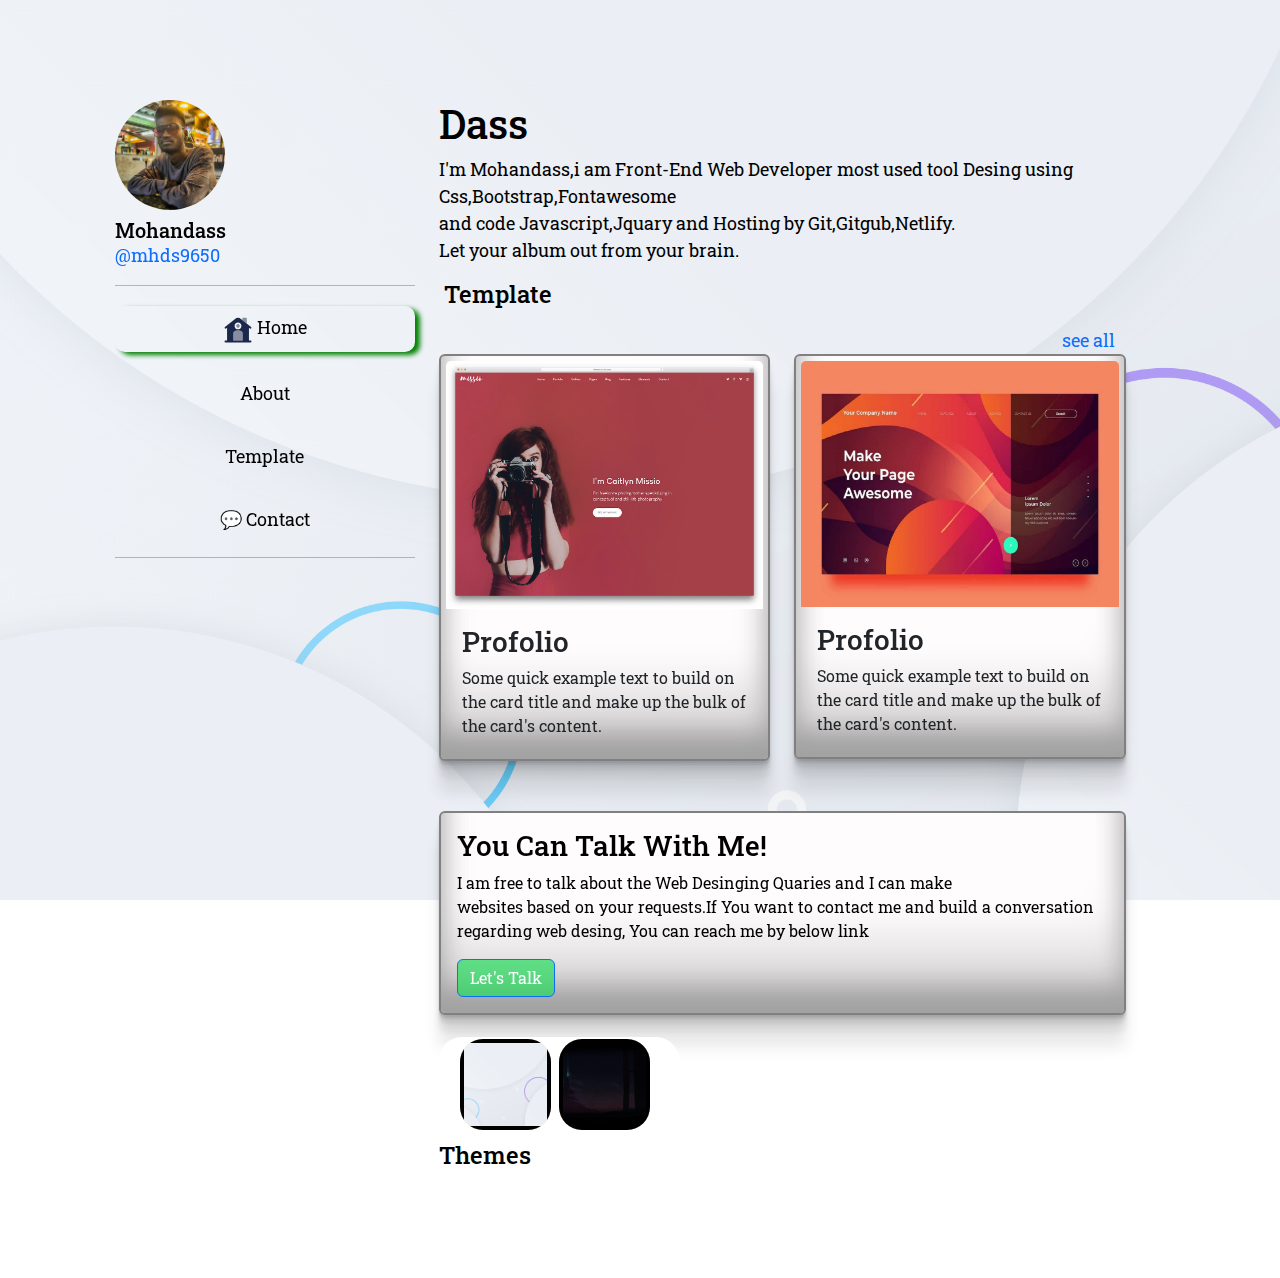
<file: index.html>
<!DOCTYPE html>
<html lang="en">
<head>
    <meta charset="UTF-8">
    <meta name="viewport" content="width=device-width, initial-scale=1.0">
    <title>Mohandass Profolio</title>
    <link href="https://cdn.jsdelivr.net/npm/bootstrap@5.3.3/dist/css/bootstrap.min.css" rel="stylesheet" integrity="sha384-QWTKZyjpPEjISv5WaRU9OFeRpok6YctnYmDr5pNlyT2bRjXh0JMhjY6hW+ALEwIH" crossorigin="anonymous">
    <link href="/c1.css" rel="stylesheet">
    <link href="/tem.css" rel="stylesheet">
    <script src="https://cdn.jsdelivr.net/npm/bootstrap@5.3.3/dist/js/bootstrap.bundle.min.js" integrity="sha384-YvpcrYf0tY3lHB60NNkmXc5s9fDVZLESaAA55NDzOxhy9GkcIdslK1eN7N6jIeHz" crossorigin="anonymous"></script>
    <link rel="preconnect" href="https://fonts.googleapis.com">
    <link rel="preconnect" href="https://fonts.gstatic.com" crossorigin>
    <link href="https://fonts.googleapis.com/css2?family=Playwrite+DE+Grund:wght@100..400&family=Playwrite+ES:wght@100..400&family=Playwrite+MX:wght@100..400&family=Playwrite+NG+Modern:wght@100..400&family=Roboto+Slab:wght@100..900&family=Roboto:ital,wght@0,100;0,300;0,400;0,500;0,700;0,900;1,100;1,300;1,400;1,500;1,700;1,900&display=swap" rel="stylesheet">
</head>
<body class="fnt3">
  <nav class="navbar navbar-expand-lg py-0 text-uppercase border border-light-subtle sticky-top navb">
    <div class="container navb2">
      <h4 class="navbar-brand fs-5 f5 text-white mt-2">geng</h4>
      <button class="navbar-toggler" type="button" data-bs-toggle="collapse" data-bs-target="#navbarSupportedContent" aria-controls="navbarSupportedContent" aria-expanded="false" aria-label="Toggle navigation">
        <span class="navbar-toggler-icon"></span>
      </button></div>
      <div class="collapse navbar-collapse navb3" id="navbarSupportedContent" >
        <ul class="navbar-nav ms-auto gap-2 fs-6">
          <li class="nav-item">
            <a class="nav-link active" aria-current="page" href="/index.html">Home</a>
          </li>
          <li class="nav-item">
            <a class="nav-link" href="/about.html">About</a>
          </li>
          <li class="nav-item">
            <a class="nav-link" href="/template.html">Templates</a>
          </li>
          <li class="nav-item">
            <a class="nav-link" href="/contact.html">Contact</a>
          </li>
      </div>
    </div></nav>
    <div id="bg" class="light">
        <div class="container-fluid">
            <div class="row">
                <div class="col-md-4 mnavb">
                    <nav class="fsize pad1">
                      <div>
                        <img class="img-fluid imge" src="/img/pic.jpeg">
                        <h5 class="pt-2 mb-0">Mohandass</h5>
                        <a class="insta" href="https://www.instagram.com/mhds9650/" target="_blank">@mhds9650</a></div>
                        <hr class="hrc">
                        <div>
                          <a class="nav-link shadow2 " href="/index.html"> <img class="igw" src="/img/home-1-svgrepo-com.svg"> Home </a>
                          <a class="nav-link shadow1" href="/about.html">About</a>
                          <a class="nav-link shadow1" href="/template.html">Template</a>
                          <a class="nav-link shadow1" href="/contact.html">💬 Contact</a>
                        <hr class="hrcl">
                    </nav>
                </div>
                <div class="col-md-8">
                  <h2 class="fs-1">Dass</h2>
                  <p class="fsize">I'm Mohandass,i am Front-End Web Developer most used tool Desing using Css,Bootstrap,Fontawesome<br> and code Javascript,Jquary and Hosting by Git,Gitgub,Netlify.<br>Let your album out from your brain.</p>
                  <div class="md2">
                    <div class="col-md-9 mar2">
                      <h4>Template</h4>
                    </div>
                    <div class="col-md-3 mar1">
                      <a href="/template.html" class="insta">see all</a>
                    </div>
                  </div>
                  <div class="row ">
                    <div class="col-md-5">
                      <div id="cr" class="card crd2 l1">
                        <img src="/img/missio-bootstrap-portfolio-website-template.jpg" class="card-img-top">
                        <div class="card-body">
                          <h3>Profolio</h3>
                          <p class="card-text">Some quick example text to build on the card title and make up the bulk of the card's content.</p>
                        </div>
                      </div>
                    </div>
                    <div class="col-md-5">
                      <div id="cr1" class="card crd2 l1">
                        <img src="/img/Colorful-Abstract-Background.jpg" class="card-img-top" >
                        <div class="card-body">
                          <h3>Profolio</h3>
                          <p class="card-text">Some quick example text to build on the card title and make up the bulk of the card's content.</p>
                        </div>
                      </div>
                    </div>
                  </div>
                  <div class="row ">
                    <div class="col-md-10">
                      <div id="cr3" class="card cn l1">
                        <div class="card-body">
                          <h3 class="card-title">You Can Talk With Me!</h3>
                          <p class="card-text">I am free to talk about the Web Desinging Quaries and I can make<br> websites based on your requests.If You want to contact me and build a conversation<br> regarding web desing, You can reach me by below link</p>
                          <a class="btn btn-primary tw" href="/contact.html" role="button">Let's Talk</a>
                        </div>
                      </div>
                    </div>
                  </div>
                <div class="backchg">
                  <div class="backch" onclick="background1(),backgroun33()">
                    <img src="/img/bglight.png" > 
                  </div>
                  <div class="backch" onclick="backgroun()">
                    <img src="/img/bgdark2.jpg"> 
                  </div>
              </div>
              <h4>Themes</h4> 
            </div>
      </div>
    </div>
</body>
<script src="https://ajax.googleapis.com/ajax/libs/jquery/3.6.0/jquery.min.js"></script>
<script src="/code.js" ></script>
<script src="/back.js"></script>
</html>
</file>
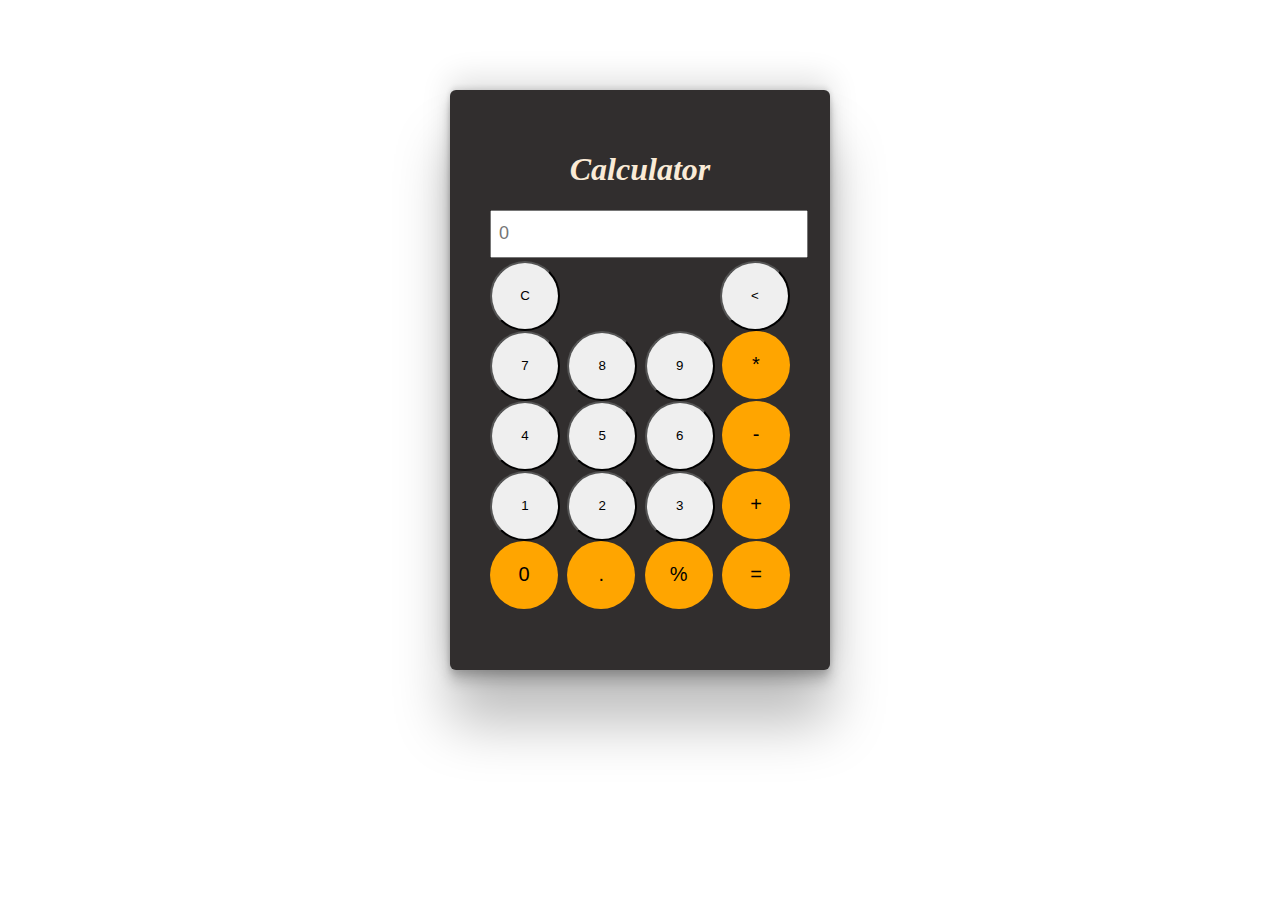
<file: calculator/index.html>
<!DOCTYPE html>
<html lang="en">
<head>
    <meta charset="UTF-8">
    <meta name="viewport" content="width=device-width, initial-scale=1.0">
    <title>Calculator</title>
    <link href="/calculator/styles.css" rel="stylesheet" />
</head>
<body>
    <div class="back">
        <div class="cal">
        <h1>Calculator</h1>
        <input type="text" id="display" class="in" placeholder="0">
        <div class="but">
            <div class="btn5">
                <button onclick="cl()" class="bt"  >C</button>
                <button onclick="back()" class="bss" ><</button>
            </div>
            <div class="btn4">
                <button onclick="display(7)" class="bt" >7</button>
                <button onclick="display(8)" class="bt" >8</button>
                <button onclick="display(9)" class="bt" >9</button>
                <button onclick="display('*')" class="br" >*</button>
            </div>
            <div class="btn4">
                <button onclick="display(4)" class="bt" >4</button>
                <button onclick="display(5)" class="bt" >5</button>
                <button onclick="display(6)" class="bt" >6</button>
                <button onclick="display('-')" class="br" >-</button>
            </div>
            <div class="btn4">
                <button onclick="display(1)" class="bt" >1</button>
                <button onclick="display(2)" class="bt" >2</button>
                <button onclick="display(3)" class="bt" >3</button>
                <button onclick="display('+')" class="br" >+</button>
            </div>
            <div class="btn4">
                <button onclick="display(0)" class="br" >0</button>
                <button onclick="display('.')" class="br" >.</button>
                <button onclick="display('%')" class="br" >%</button>
                <button onclick="cal()" class="br" >=</button>
            </div>
        </div>
        </div>
    </div>
</body>
<script src="/calculator/cal.js"></script>
</html>
</file>
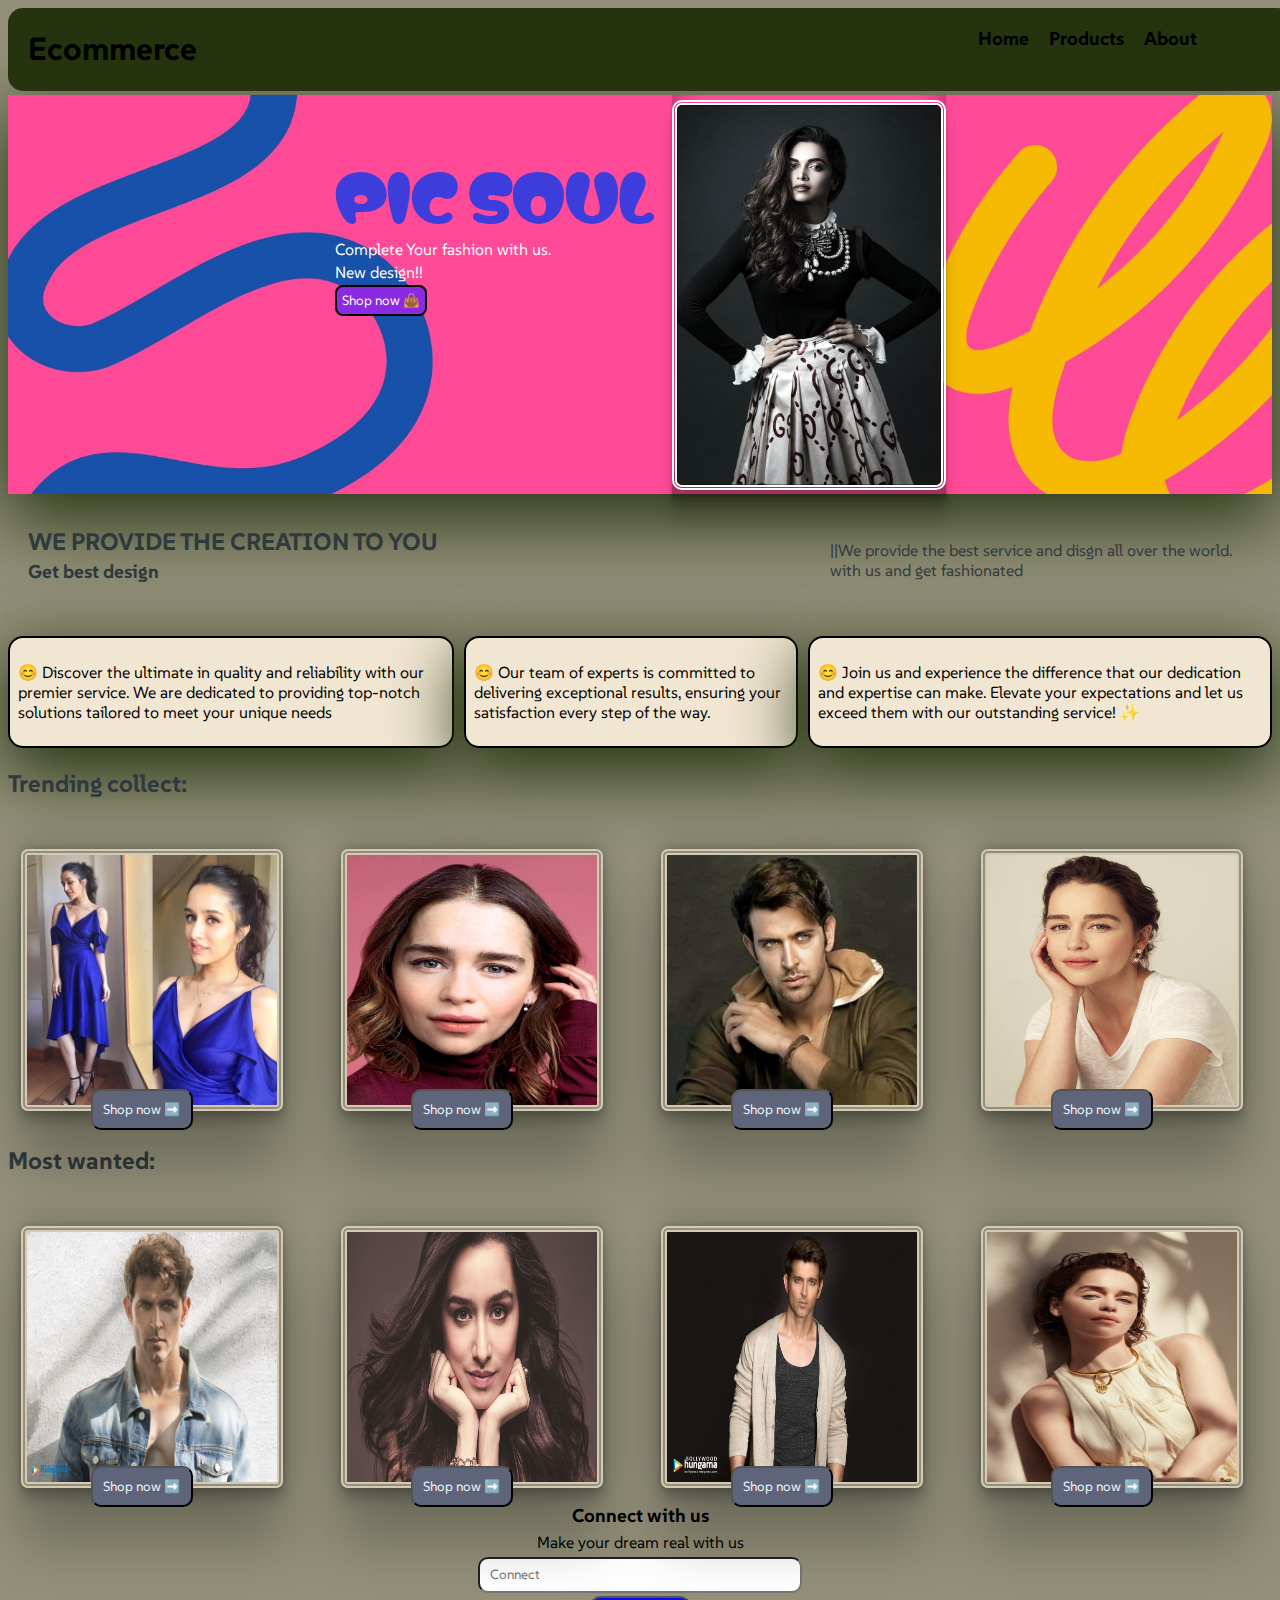
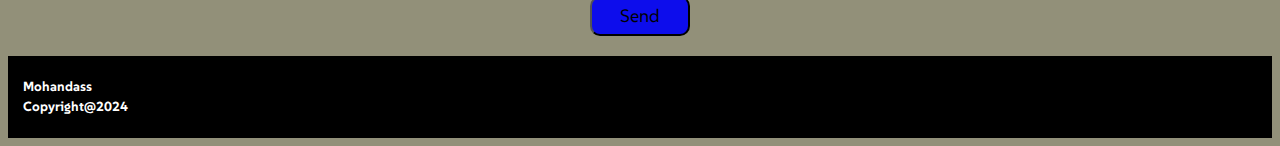
<file: Ecommerce/index.html>
<!DOCTYPE html>
<html lang="en">
<head>
    <meta charset="UTF-8">
    <meta name="viewport" content="width=device-width, initial-scale=1.0">
    <title>Emomerce</title>
    <link rel="stylesheet" href="ecom.css">
    <script src="./ecom.js"></script>
    <script src="https://code.jquery.com/jquery-3.7.1.min.js" integrity="sha256-/JqT3SQfawRcv/BIHPThkBvs0OEvtFFmqPF/lYI/Cxo=" crossorigin="anonymous"></script>
    <link rel="preconnect" href="https://fonts.googleapis.com">
<link rel="preconnect" href="https://fonts.gstatic.com" crossorigin>
<link href="https://fonts.googleapis.com/css2?family=SUSE:wght@100..800&display=swap" rel="stylesheet">
<link href="https://fonts.googleapis.com/css2?family=Matemasie&family=SUSE:wght@100..800&display=swap" rel="stylesheet">
</head>
<body style="background-color: rgba(146, 144, 121);">
        <nav class="lis">
            <h1>Ecommerce</h1>
            <div class="lis1">
                <h3 class="lis2">Home</h3>
                <h3 class="lis2"><a style="text-decoration: none; color: black;" href="/Ecommerce/collection.html">Products</a></h3>
                <h3 class="lis2"><a href="/Ecommerce/About.html" style="text-decoration: none; color: black;">About</a></h3>
            </div>

            <div class="ml" onclick=shownavbar()>
                <img class="ig1"  src="/Ecommerce/img/three-bar-line-menu-icon-white-neumorphism-soft-ui-design-for-web-design-application-ui-and-more-button-vector-removebg-preview.png">
            </div>

        </nav>
        <!--side-navv-->
        <div class="sdn">
            <div class="lis3">
                <p class="cross" >
                    <img class="ig2" onclick=hidenavbar() src="/Ecommerce/img/transparent-white-square-close-x-button-icon-31631915367bsrspyjmhz-removebg-preview.png">   
                </p>
                <h4 class="lis4">Home</h4>
                <h4 class="lis4"><a style="text-decoration: none; color: black;" href="/Ecommerce/collection.html">Products</a></h4>
                <h24 class="lis4"><a href="/Ecommerce/About.html" style="text-decoration: none; color: black;">About</a></h4>
            </div>
        </div>
        <!--poster-->
        <div class="post">
            <div class="ps1" style="color: white;">
                <h1 class="ps2 tit">PIC SOUL</h1>
                <p class="ps2" style="color:white" >Complete Your fashion with us.</p>
                <p class="ps2">New design!!</p>
                <button class="btn44">Shop now 👜</button>
            </div>

            <div class="ps3">
                <img class="im5" src="/Ecommerce/img/69adede424a35cfe0d47a96c747b0434.jpg">
            </div>
        </div>

        <!--service-->
        <div class="sr">
            <div class="sr2">
                <h2 class="ps2">WE PROVIDE THE CREATION TO YOU</h2>
                <h3 class="ps2" >Get best design</h3>
            </div>
            <div class="par">
                <p>||We provide the best service and disgn all over the world.<br> with us and get fashionated</p>
            </div>

        </div>

        <div class="ser2">
            <div class="box">
                <p>😊
                    Discover the ultimate in quality and reliability with our premier service. We are dedicated to providing top-notch solutions tailored to meet your unique needs</p>
            </div>
            <div class="box">
                <p>😊
                    Our team of experts is committed to delivering exceptional results, ensuring your satisfaction every step of the way.</p>
            </div>
            <div class="box">
                <p>😊
                    Join us and experience the difference that our dedication and expertise can make. Elevate your expectations and let us exceed them with our outstanding service! ✨</p>
            </div>
        </div>


        <!--body-->
        <h2 style="color: rgb(48, 57, 62) ; ">Trending collect:</h2>
        <div class="bd">
            <div class="fl"><img class="im6" src="/Ecommerce/img/f1.jpg">
                <button class="bt">Shop now  ➡️</button>
            </div>
            <div class="fl"><img class="im6" src="/Ecommerce/img/f10.jpg">
                <button class="bt">Shop now  ➡️</button>
            </div>
            <div class="fl"><img class="im6" src="/Ecommerce/img/f4.jpg">
                <button class="bt">Shop now  ➡️</button>
            </div>
            <div class="fl"><img class="im6" src="/Ecommerce/img/f8.jpg">
                <button class="bt" >Shop now  ➡️</button>
            </div>
            
        </div>

        <h2 style="color: rgb(48, 57, 62) ;">Most wanted:</h2>
        <div class="bd">
            <div class="fl"><img class="im6" src="/Ecommerce/img/f5.jpg">
                <button class="bt">Shop now  ➡️</button>
            </div>
            <div class="fl"><img class="im6" src="/Ecommerce/img/f2.jpeg">
                <button class="bt">Shop now  ➡️</button>
            </div>
            <div class="fl"><img class="im6" src="/Ecommerce/img/f6.jpg">
                <button class="bt">Shop now  ➡️</button>
            </div>
            <div class="fl"><img class="im6" src="/Ecommerce/img/f19.jpg">
                <button class="bt">Shop now  ➡️</button>
            </div> 
        </div>

        <!--contacy-->
        <div class="con">
            <h3 class="ps2">Connect with us</h3>
            <p class="ps2">Make your dream real with us</p>
            <div class="con2">
            <input class="inp ps2" placeholder="Connect">
            <button class="bt3 ">Send</button></div>
        </div>

        <footer class="ft">
            <h5 class="ps2">Mohandass</h5>
            <h5 class="ps2">Copyright@2024</h5>
        </footer>
        

        

</body>
<script src="https://code.jquery.com/jquery-3.7.1.min.js" integrity="sha256-/JqT3SQfawRcv/BIHPThkBvs0OEvtFFmqPF/lYI/Cxo=" crossorigin="anonymous"></script>
</html>
</file>
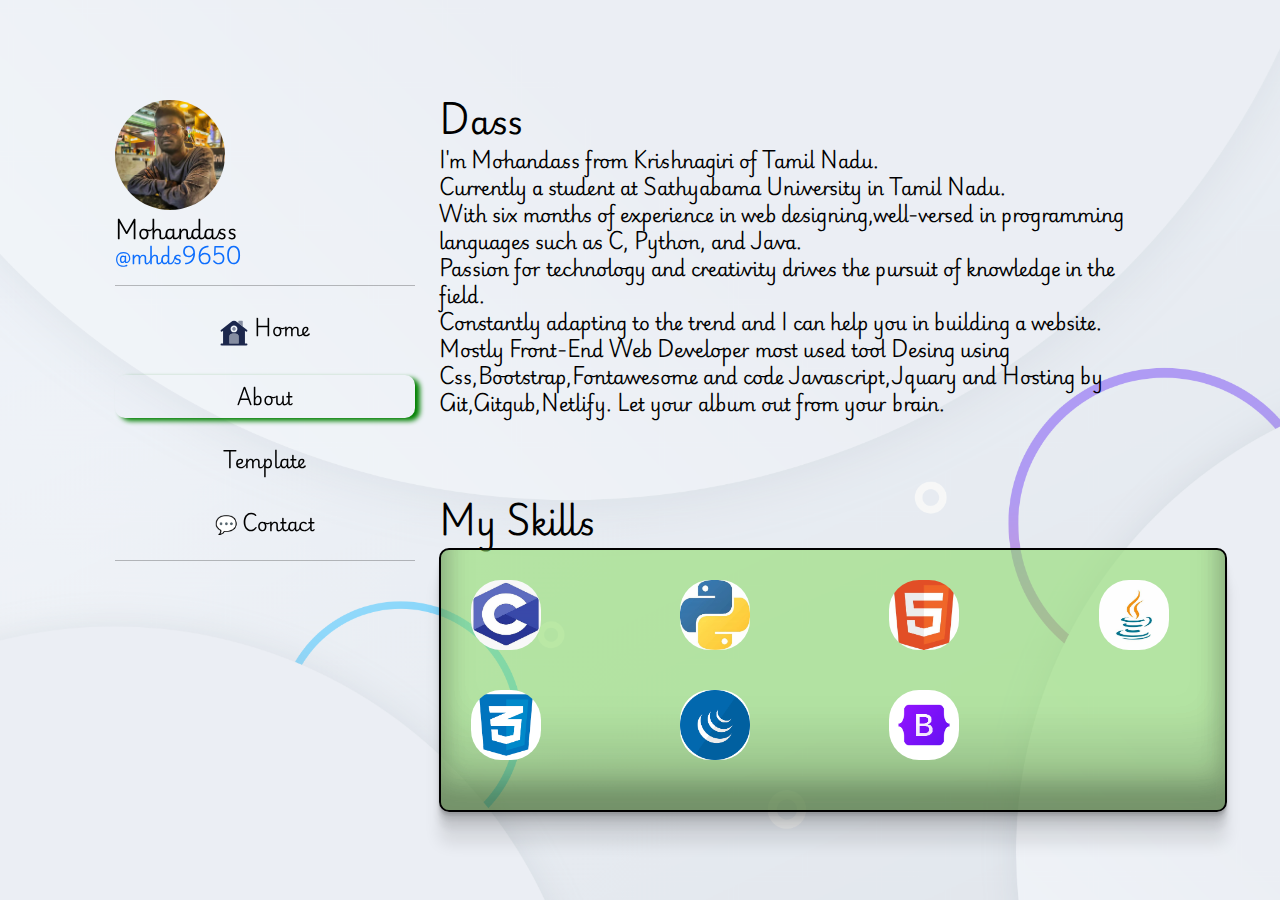
<file: about.html>
<!DOCTYPE html>
<html lang="en">
<head>
    <meta charset="UTF-8">
    <meta name="viewport" content="width=device-width, initial-scale=1.0">
    <title>About</title>
    <link href="https://cdn.jsdelivr.net/npm/bootstrap@5.3.3/dist/css/bootstrap.min.css" rel="stylesheet" integrity="sha384-QWTKZyjpPEjISv5WaRU9OFeRpok6YctnYmDr5pNlyT2bRjXh0JMhjY6hW+ALEwIH" crossorigin="anonymous">
    <link href="/c1.css" rel="stylesheet">
    <link href="/tem.css" rel="stylesheet">
    <script src="https://cdn.jsdelivr.net/npm/bootstrap@5.3.3/dist/js/bootstrap.bundle.min.js" integrity="sha384-YvpcrYf0tY3lHB60NNkmXc5s9fDVZLESaAA55NDzOxhy9GkcIdslK1eN7N6jIeHz" crossorigin="anonymous"></script>
    <link rel="preconnect" href="https://fonts.googleapis.com">
    <link rel="preconnect" href="https://fonts.gstatic.com" crossorigin>
    <link href="https://fonts.googleapis.com/css2?family=Playwrite+MX:wght@100..400&family=Playwrite+NG+Modern:wght@100..400&family=Roboto:ital,wght@0,100;0,300;0,400;0,500;0,700;0,900;1,100;1,300;1,400;1,500;1,700;1,900&display=swap" rel="stylesheet">
</head>
<body class="fnt2">
    <nav class="navbar navbar-expand-lg py-0 text-uppercase border border-light-subtle sticky-top navb">
        <div class="container navb2">
          <h4 class="navbar-brand fs-5 f5 text-white mt-2">geng</h4>
          <button class="navbar-toggler" type="button" data-bs-toggle="collapse" data-bs-target="#navbarSupportedContent" aria-controls="navbarSupportedContent" aria-expanded="false" aria-label="Toggle navigation">
            <span class="navbar-toggler-icon"></span>
          </button></div>
          <div class="collapse navbar-collapse navb3" id="navbarSupportedContent" >
            <ul class="navbar-nav ms-auto gap-2 fs-6">
              <li class="nav-item">
                <a class="nav-link active" aria-current="page" href="/index.html">Home</a>
              </li>
              <li class="nav-item">
                <a class="nav-link" href="/about.html">About</a>
              </li>
              <li class="nav-item">
                <a class="nav-link" href="/template.html">Templates</a>
              </li>
              <li class="nav-item">
                <a class="nav-link" href="/contact.html">Contact</a>
              </li>
          </div>
        </div>
    </nav>
        <div id="bg" class="light">
            <div class="container-fluid">
                <div class="row">
                    <div class="col-sm-4 mnavb">
                        <nav class="fsize pad1">
                          <div>
                            <img class="img-fluid imge" src="/img/pic.jpeg">
                            <h5 class="pt-2 mb-0">Mohandass</h5>
                            <a class="insta" href="https://www.instagram.com/mhds9650/" target="_blank">@mhds9650</a></div>
                            <hr class="hrc">
                            <div>
                              <a class="nav-link shadow1" href="/index.html"> <img class="igw" src="/img/home-1-svgrepo-com.svg">  Home </a>
                              <a class="nav-link shadow2" href="/about.html">About</a>
                              <a class="nav-link shadow1" href="/template.html">Template</a>
                              <a class="nav-link shadow1" href="contact.html">💬 Contact</a>
                            <hr class="hrc">
                        </nav>
                    </div>
                    <div class="col-sm-8 fsize ">
                        <h2>Dass</h2>
                        <div class="col-sm-10">
                            <p>I'm Mohandass from Krishnagiri of Tamil Nadu.<br> 
                                Currently a student at Sathyabama University in Tamil Nadu.<br>
                                With six months of experience in web designing,well-versed in programming languages such as C, Python, and Java.<br>
                                Passion for technology and creativity drives the pursuit of knowledge in the field.<br>
                                Constantly adapting to the trend and I can help you in building a website.<br>
                                Mostly Front-End Web Developer most used tool Desing using Css,Bootstrap,Fontawesome
                                and code Javascript,Jquary and Hosting by Git,Gitgub,Netlify.
                                Let your album out from your brain.
                            </p>
                        </div>
                        <h2 class="me1">My Skills</h2>
                        <div class="skbg">
                                <div class="col-sm-2 sk">
                                    <img src="/img/c.jfif" class="ig1">
                                    <img src="/img/css.png" class="ig1">
                                </div>
                                <div class="col-sm-2 sk">
                                    <img src="/img/python.jfif" class="ig1">
                                    <img src="/img/jquery.png" class="ig1">
                                </div>
                                <div class="col-sm-2 sk">
                                    <img src="/img/html.jfif" class="ig1">
                                    <img src="/img/bootstrap-logo.png" class="ig1">
                                </div>
                                <div class="col-sm-2 sk">
                                    <img src="/img/java.jfif" class="ig1">
                                </div>
                        </div>
                    </div>
                </div>
            </div>
        </div>

</body>
<script src="https://ajax.googleapis.com/ajax/libs/jquery/3.6.0/jquery.min.js"></script>
<script src="/code.js" ></script>
<script src="/back.js"></script>
</html>
</file>
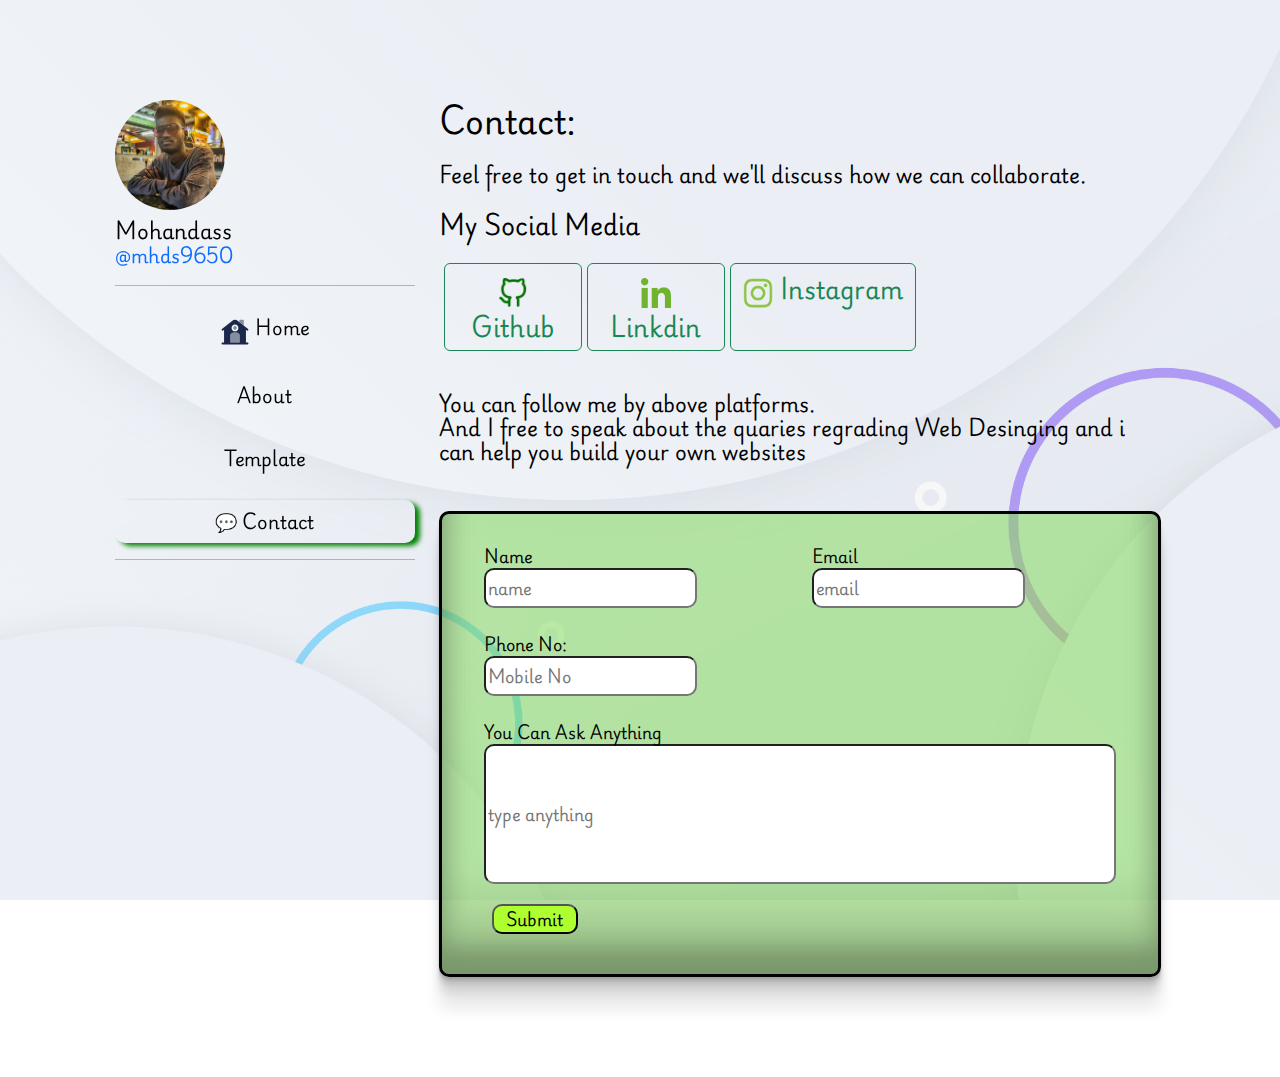
<file: contact.html>
<!DOCTYPE html>
<html lang="en">
<head>
    <meta charset="UTF-8">
    <meta name="viewport" content="width=device-width, initial-scale=1.0">
    <title>Contact</title>
    <link href="https://cdn.jsdelivr.net/npm/bootstrap@5.3.3/dist/css/bootstrap.min.css" rel="stylesheet" integrity="sha384-QWTKZyjpPEjISv5WaRU9OFeRpok6YctnYmDr5pNlyT2bRjXh0JMhjY6hW+ALEwIH" crossorigin="anonymous">
    <link href="/c1.css" rel="stylesheet">
    <link href="/tem.css" rel="stylesheet">
    <script src="https://cdn.jsdelivr.net/npm/bootstrap@5.3.3/dist/js/bootstrap.bundle.min.js" integrity="sha384-YvpcrYf0tY3lHB60NNkmXc5s9fDVZLESaAA55NDzOxhy9GkcIdslK1eN7N6jIeHz" crossorigin="anonymous"></script>
    <link rel="preconnect" href="https://fonts.googleapis.com">
<link rel="preconnect" href="https://fonts.gstatic.com" crossorigin>
<link href="https://fonts.googleapis.com/css2?family=Playwrite+DE+Grund:wght@100..400&family=Playwrite+ES:wght@100..400&family=Playwrite+MX:wght@100..400&family=Playwrite+NG+Modern:wght@100..400&family=Roboto:ital,wght@0,100;0,300;0,400;0,500;0,700;0,900;1,100;1,300;1,400;1,500;1,700;1,900&display=swap" rel="stylesheet">
</head>
<body class="fnt">
    <nav class="navbar navbar-expand-lg py-0 text-uppercase border border-light-subtle sticky-top navb">
        <div class="container navb2">
          <h4 class="navbar-brand fs-5 f5 text-white mt-2">geng</h4>
          <button class="navbar-toggler" type="button" data-bs-toggle="collapse" data-bs-target="#navbarSupportedContent" aria-controls="navbarSupportedContent" aria-expanded="false" aria-label="Toggle navigation">
            <span class="navbar-toggler-icon"></span>
          </button></div>
          <div class="collapse navbar-collapse navb3" id="navbarSupportedContent" >
            <ul class="navbar-nav ms-auto gap-2 fs-6">
              <li class="nav-item">
                <a class="nav-link active" aria-current="page" href="/index.html">Home</a>
              </li>
              <li class="nav-item">
                <a class="nav-link" href="/about.html">About</a>
              </li>
              <li class="nav-item">
                <a class="nav-link" href="/template.html">Templates</a>
              </li>
              <li class="nav-item">
                <a class="nav-link" href="/contact.html">Contact</a>
              </li>
          </div>
        </div>
    </nav>
        <div id="bg" class="light">
            <div class="container-fluid">
                <div class="row">
                    <div class="col-md-4 mnavb">
                        <nav class="fsize pad1">
                          <div>
                            <img class="img-fluid imge" src="/img/pic.jpeg">
                            <h5 class="pt-2 mb-0">Mohandass</h5>
                            <a class="insta" href="https://www.instagram.com/mhds9650/" target="_blank">@mhds9650</a></div>
                            <hr class="hrc">
                            <div>
                              <a class="nav-link shadow1" href="/index.html"> <img class="igw" src="/img/home-1-svgrepo-com.svg"> Home </a>
                              <a class="nav-link shadow1" href="/about.html">About</a>
                              <a class="nav-link shadow1" href="/template.html">Template</a>
                              <a class="nav-link shadow2" href="contact.html">💬 Contact</a>
                            <hr class="hrc">
                        </nav>
                    </div>
                    <div class="col-md-8">
                        <h2 class="mb-4 ">Contact:</h2>
                        <h5 class="mb-4">Feel free to get in touch and we'll discuss how we can collaborate.</h5>
                        <h4 class="mb-4">My Social Media</h4>
                        <div class="md1 mar3">
                            <div class="col-md-2 md2">
                                <a class="btn btn-outline-success fs-4" href="https://github.com/wbds9650" role="button" target="_blank"> <img class="igw" src="/img/github.png" > Github</a>
                            </div>
                            <div class="col-md-2 md2">
                                <a class="btn btn-outline-success fs-4" href="https://www.linkedin.com/in/mohandass-subramani-2b29b330b?utm_source=share&utm_campaign=share_via&utm_content=profile&utm_medium=android_app" role="button" target="_blank"> <img class="igw" src="/img/in.png"> Linkdin</a>
                            </div>
                            <div class="col-md-3 md2">
                                <a class="btn btn-outline-success fs-4" href="https://www.instagram.com/mhds9650/" role="button" target="_blank"> <img class="igw" src="/img/insta2.png"> Instagram</a>
                            </div>
                        </div>
                        <div class="col-md-10 mb-5">
                          <h5>You can follow me by above platforms.<br>
                          And I free to speak about the quaries regrading Web Desinging and i can help you build your own websites</h5>
                        </div>
                        <div class="col-md-11">
                          <form class="f1">
                            <div class="container-fluid">
                              <div class="row">
                                <div class="col-md-6">
                                  <label>Name</label>
                                  <input class="wid" type="text" placeholder="name">
                                </div>
                                <div class="col-md-6">
                                  <label>Email</label>
                                  <input class="wid1" type="email" placeholder="email"><br>
                                </div>
                                <div class="col-md-6">
                                  <label>Phone No:</label>
                                  <input class="wid" type="number" placeholder="Mobile No"><br>
                                </div>
                                <div class="col-md-12">
                                  <label>You Can Ask Anything</label>
                                  <input class="wid2" type="text" placeholder="type anything">
                                </div>
                                <input class="sub" type="submit"/>
                              </div>
                            </div>
                          </form>
                        </div>
                    </div>
                </div>
            </div>
        </div>
</body>
<script src="https://ajax.googleapis.com/ajax/libs/jquery/3.6.0/jquery.min.js"></script>
<script src="/code.js" ></script>
<script src="/back.js"></script>
</html>
</file>
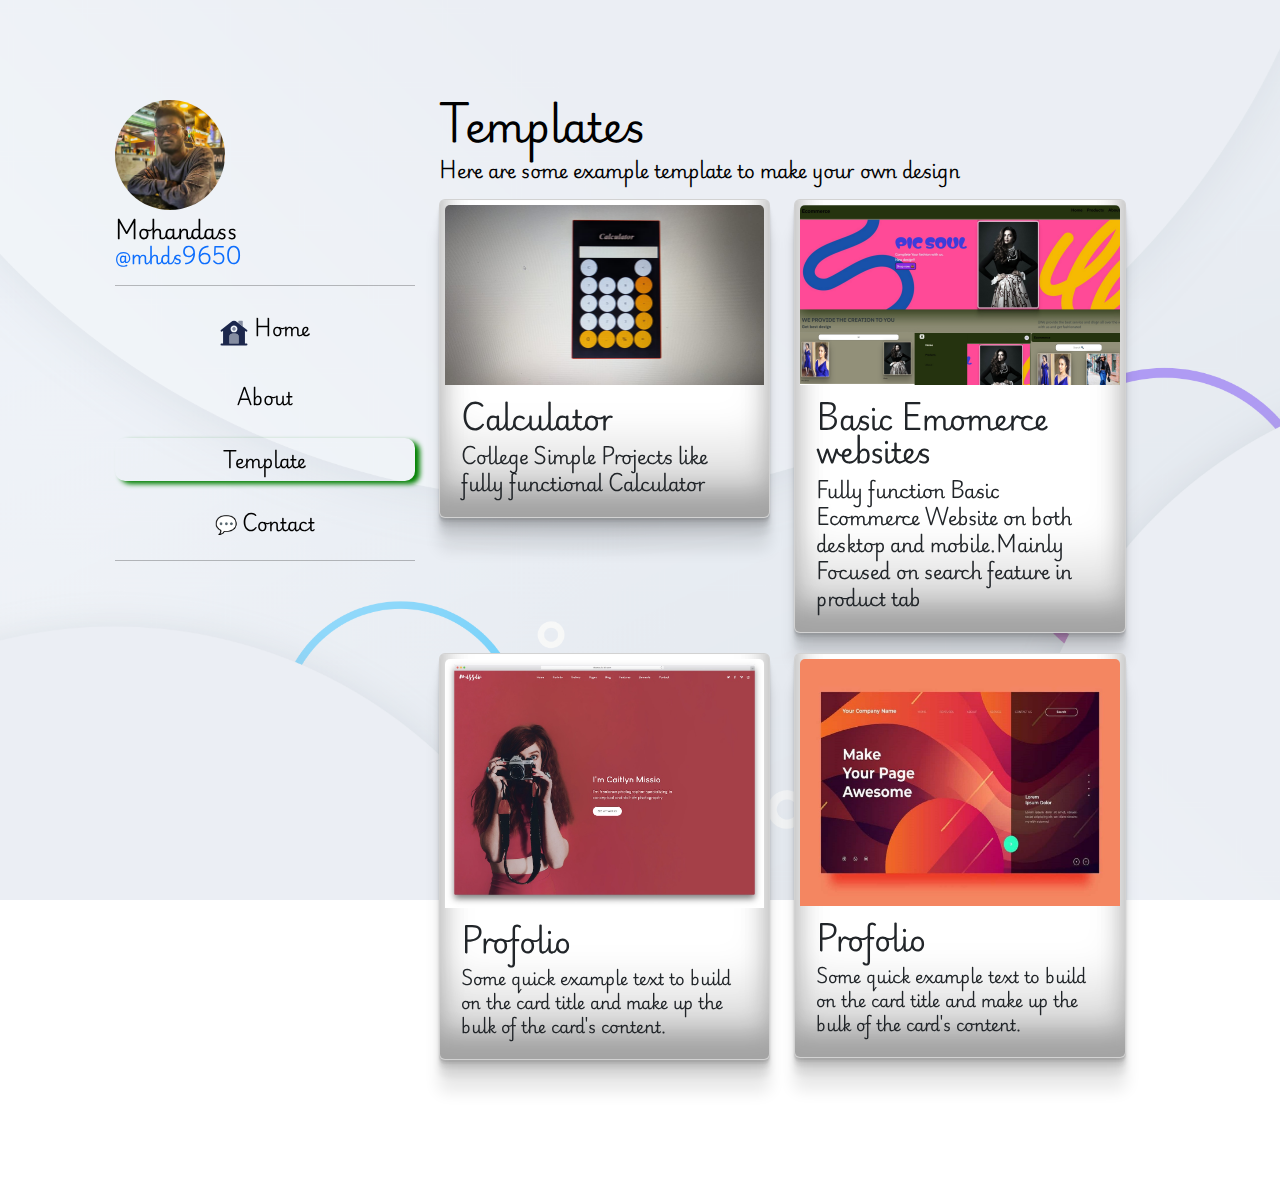
<file: template.html>
<!DOCTYPE html>
<html lang="en">
<head>
    <meta charset="UTF-8">
    <meta name="viewport" content="width=device-width, initial-scale=1.0">
    <title>template</title>
    <link href="https://cdn.jsdelivr.net/npm/bootstrap@5.3.3/dist/css/bootstrap.min.css" rel="stylesheet" integrity="sha384-QWTKZyjpPEjISv5WaRU9OFeRpok6YctnYmDr5pNlyT2bRjXh0JMhjY6hW+ALEwIH" crossorigin="anonymous">
    <link href="/c1.css" rel="stylesheet">
    <link href="/tem.css" rel="stylesheet">
    <script src="https://cdn.jsdelivr.net/npm/bootstrap@5.3.3/dist/js/bootstrap.bundle.min.js" integrity="sha384-YvpcrYf0tY3lHB60NNkmXc5s9fDVZLESaAA55NDzOxhy9GkcIdslK1eN7N6jIeHz" crossorigin="anonymous"></script>
    <link rel="preconnect" href="https://fonts.googleapis.com">
      <link rel="preconnect" href="https://fonts.gstatic.com" crossorigin>
      <link href="https://fonts.googleapis.com/css2?family=Playwrite+MX:wght@100..400&family=Playwrite+NG+Modern:wght@100..400&family=Roboto:ital,wght@0,100;0,300;0,400;0,500;0,700;0,900;1,100;1,300;1,400;1,500;1,700;1,900&display=swap" rel="stylesheet">
<body class="fnt2"> 
    <nav class="navbar navbar-expand-lg py-0 text-uppercase border border-light-subtle sticky-top navb">
        <div class="container navb2">
          <h4 class="navbar-brand fs-5 f5 text-white mt-2">geng</h4>
          <button class="navbar-toggler" type="button" data-bs-toggle="collapse" data-bs-target="#navbarSupportedContent" aria-controls="navbarSupportedContent" aria-expanded="false" aria-label="Toggle navigation">
            <span class="navbar-toggler-icon"></span>
          </button></div>
          <div class="collapse navbar-collapse navb3" id="navbarSupportedContent" >
            <ul class="navbar-nav ms-auto gap-2 fs-6">
              <li class="nav-item">
                <a class="nav-link active" aria-current="page" href="/index.html">Home</a>
              </li>
              <li class="nav-item">
                <a class="nav-link" href="/about.html">About</a>
              </li>
              <li class="nav-item">
                <a class="nav-link" href="/template.html">Templates</a>
              </li>
              <li class="nav-item">
                <a class="nav-link" href="/contact.html">Contact</a>
              </li>
          </div>
        </div>
    </nav>
        <div id="bg" class="light">
            <div class="container-fluid">
                <div class="row">
                    <div class="col-md-4 mnavb">
                        <nav class="fsize pad1">
                          <div>
                            <img class="img-fluid imge" src="/img/pic.jpeg">
                            <h5 class="pt-2 mb-0">Mohandass</h5>
                            <a class="insta" href="https://www.instagram.com/mhds9650/" target="_blank" >@mhds9650</a></div>
                            <hr class="hrc">
                            <div>
                                <a class="nav-link shadow1" href="/index.html"> <img class="igw" src="/img/home-1-svgrepo-com.svg"> Home </a>
                              <a class="nav-link shadow1" href="/about.html">About</a>
                              <a class="nav-link shadow2" href="/template.html">Template</a>
                              <a class="nav-link shadow1" href="/contact.html">💬 Contact</a>
                            <hr class="hrc">
                        </nav>
                    </div>
                    <div class="col-md-8">
                      <h2 class="fs-1">Templates</h2>
                      <p class="fsize">Here are some example template to make your own design</p> 
                      <div class="row ">
                        <div class="col-md-5">
                          <a href="/calculator/index.html" class="insta" target="_blank"><div class="card crd2">
                            <img src="/img/WhatsApp Image 2024-06-26 at 1.47.48 AM.jpeg" class="card-img-top">
                            <div class="card-body">
                              <h3 >Calculator</h3>
                              <p class="card-text">College Simple Projects like fully functional Calculator</p>
                            </div>
                          </div></a>
                        </div>
                        <div class="col-md-5">
                          <a href="/Ecommerce/index.html" class="insta" target="_blank"><div class="card crd2">
                            <img src="/img/Untitled design.png" class="card-img-top" >
                            <div class="card-body">
                              <h3>Basic Emomerce websites</h3>
                              <p class="card-text">Fully function Basic Ecommerce Website on both desktop and mobile.Mainly Focused on search feature in product tab</p>
                            </div>
                          </div></a>
                        </div>
                      </div>
                      <div class="row ">
                        <div class="col-md-5">
                          <div class="card crd2">
                            <img src="/img/missio-bootstrap-portfolio-website-template.jpg" class="card-img-top">
                            <div class="card-body">
                              <h3>Profolio</h3>
                              <p class="card-text">Some quick example text to build on the card title and make up the bulk of the card's content.</p>
                            </div>
                          </div>
                        </div>
                        <div class="col-md-5">
                          <div class="card crd2">
                            <img src="/img/Colorful-Abstract-Background.jpg" class="card-img-top" >
                            <div class="card-body">
                              <h3>Profolio</h3>
                              <p class="card-text">Some quick example text to build on the card title and make up the bulk of the card's content.</p>
                            </div>
                          </div>
                        </div>
                      </div>
                      </div>
                    </div>
                </div>
            </div>
        </div>
</body>
<script src="https://ajax.googleapis.com/ajax/libs/jquery/3.6.0/jquery.min.js"></script>
<script src="/code.js" ></script>
<script src="/back.js"></script>
</html>
</file>
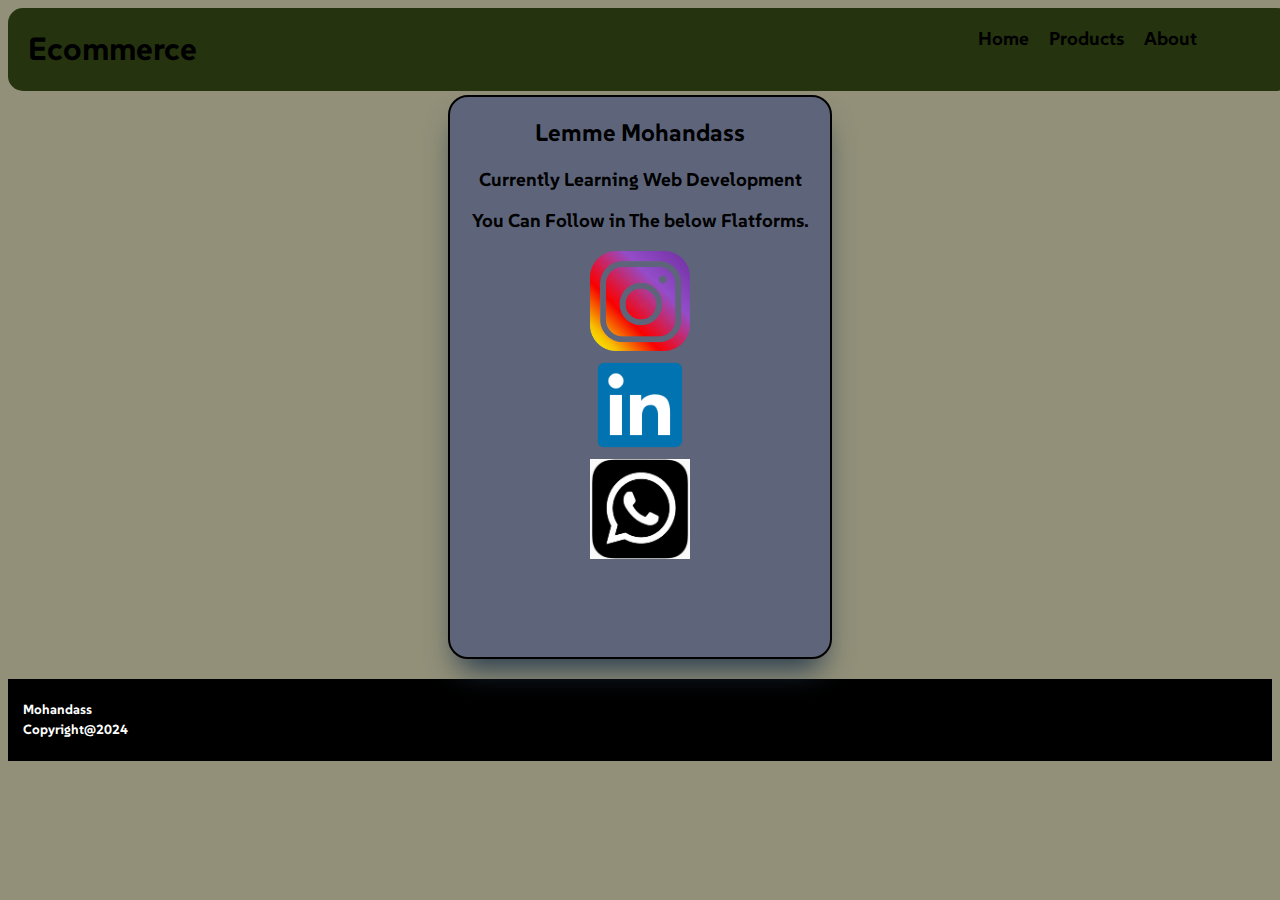
<file: Ecommerce/About.html>
<!DOCTYPE html>
<html lang="en">
<head>
    <meta charset="UTF-8">
    <meta name="viewport" content="width=device-width, initial-scale=1.0">
    <title>Emomerce</title>
    <link rel="stylesheet" href="ecom.css">
    <script src="./ecom.js"></script>
    <script src="https://code.jquery.com/jquery-3.7.1.min.js" integrity="sha256-/JqT3SQfawRcv/BIHPThkBvs0OEvtFFmqPF/lYI/Cxo=" crossorigin="anonymous"></script>
    <link rel="preconnect" href="https://fonts.googleapis.com">
    <link rel="preconnect" href="https://fonts.gstatic.com" crossorigin>
    <link href="https://fonts.googleapis.com/css2?family=SUSE:wght@100..800&display=swap" rel="stylesheet">
    <link href="https://fonts.googleapis.com/css2?family=Matemasie&family=SUSE:wght@100..800&display=swap" rel="stylesheet">
</head>
<body style="background-color: rgba(146, 144, 121);">
    <nav class="lis">
        <h1>Ecommerce</h1>
        <div class="lis1">
            <h3 class="lis2"><a href="/Ecommerce/index.html" style="text-decoration: none; color: black;">Home</a></h3>
            <h3 class="lis2"><a style="text-decoration: none; color: black;" href="/Ecommerce/collection.html">Products</a></h3>
            <h3 class="lis2">About</h3>
        </div>

        <div class="ml" onclick=shownavbar()>
            <img class="ig1"  src="/Ecommerce/img/three-bar-line-menu-icon-white-neumorphism-soft-ui-design-for-web-design-application-ui-and-more-button-vector-removebg-preview.png">
        </div>

    </nav>
    <!--side-navv-->
    <div class="sdn">
        <div class="lis3">
            <p class="cross" >
                <img class="ig2" onclick=hidenavbar() src="/Ecommerce/img/transparent-white-square-close-x-button-icon-31631915367bsrspyjmhz-removebg-preview.png">   
            </p>
            <h4 class="lis4"><a href="/Ecommerce/index.html" style="text-decoration: none; color: black;">Home</a></h4>
            <h4 class="lis4"><a style="text-decoration: none; color: black;" href="/Ecommerce/collection.html">Products</a></h4>
            <h24 class="lis4">About</h4>
        </div>
    </div>
    
    <div class="abt">
        <div class="bx">
            <h2>Lemme Mohandass</h2>
            <h3>Currently Learning Web Development</h3>
            <h3>You Can Follow in The below Flatforms.</h3>
            <img style="width: 100px; height: 100px;" src="/Ecommerce/img/insta.png"><br>
            <img style="width: 100px; height: 100px;" src="/Ecommerce/img/link.png"><br>
            <img style="width: 100px; height: 100px;" src="/Ecommerce/img/wa2.png">
            
        </div>
    </div>

    <footer class="ft">
        <h5 class="ps2">Mohandass</h5>
        <h5 class="ps2">Copyright@2024</h5>
        
    </footer>

</body>
</html>
</file>
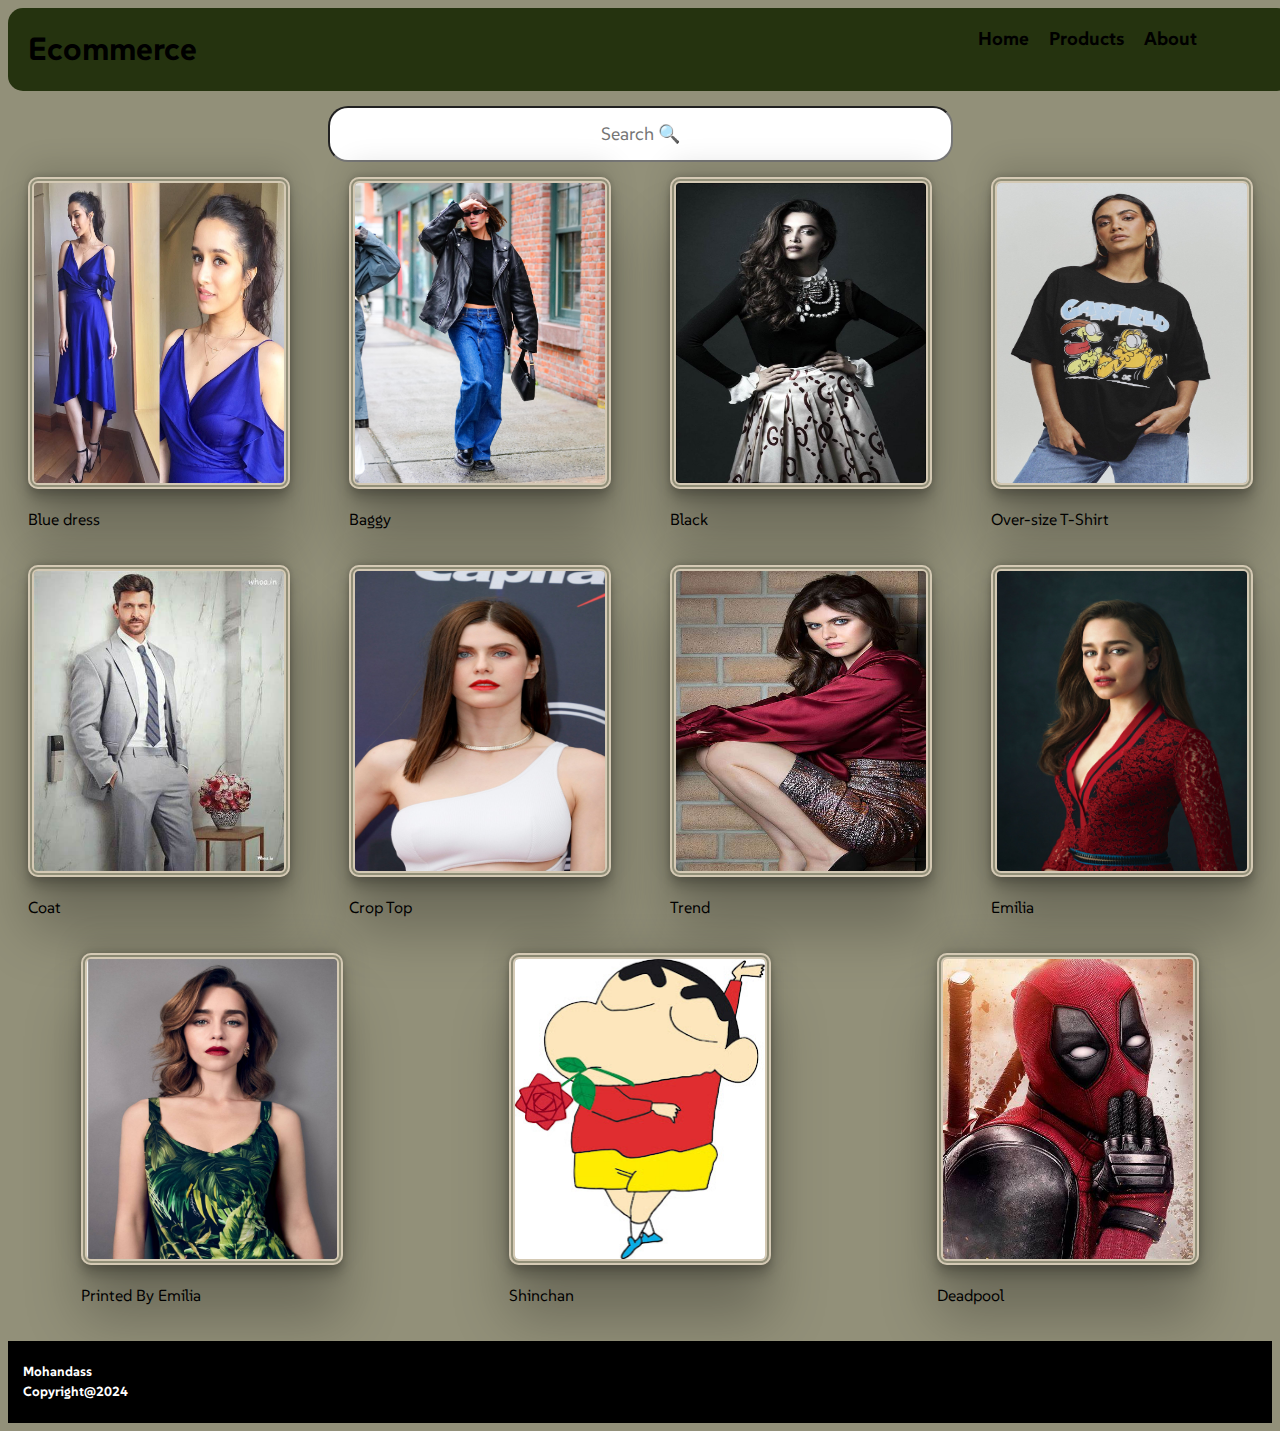
<file: Ecommerce/collection.html>
<!DOCTYPE html>
<html lang="en">
<head>
    <meta charset="UTF-8">
    <meta name="viewport" content="width=device-width, initial-scale=1.0">
    <title>Emomerce</title>
    <link rel="stylesheet" href="ecom.css">
    <script src="ecom.js"></script>
    <script src="https://code.jquery.com/jquery-3.7.1.min.js" integrity="sha256-/JqT3SQfawRcv/BIHPThkBvs0OEvtFFmqPF/lYI/Cxo=" crossorigin="anonymous"></script>
    <link rel="preconnect" href="https://fonts.googleapis.com">
    <link rel="preconnect" href="https://fonts.gstatic.com" crossorigin>
    <link href="https://fonts.googleapis.com/css2?family=SUSE:wght@100..800&display=swap" rel="stylesheet">
    <link href="https://fonts.googleapis.com/css2?family=Matemasie&family=SUSE:wght@100..800&display=swap" rel="stylesheet">
</head>
<body style="background-color: rgba(146, 144, 121);">
    <nav class="lis">
        <h1>Ecommerce</h1>
        <div class="lis1">
            <h3 class="lis2"><a href="/Ecommerce/index.html" style="text-decoration: none; color: black;">Home</a></h3>
            <h3 class="lis2">Products</h3>
            <h3 class="lis2"><a href="/Ecommerce/About.html" style="text-decoration: none; color: black;">About</a></h3>
        </div>

        <div class="ml" onclick=shownavbar()>
            <img class="ig1"  src="/Ecommerce/img/three-bar-line-menu-icon-white-neumorphism-soft-ui-design-for-web-design-application-ui-and-more-button-vector-removebg-preview.png">
        </div>

    </nav>
    <!--side-navv-->
    <div class="sdn">
        <div class="lis3">
            <p class="cross" >
                <img class="ig2" onclick=hidenavbar() src="/Ecommerce/img/transparent-white-square-close-x-button-icon-31631915367bsrspyjmhz-removebg-preview.png">   
            </p>
            <h4 class="lis4"><a href="/Ecommerce/index.html" style="text-decoration: none; color: black;">Home</a></h4>
            <h4 class="lis4">Products</h4>
            <h24 class="lis4"><a href="/Ecommerce/About.html" style="text-decoration: none; color: black;">About</a></h4>
        </div>
    </div>

    <form  class="form">
        <input class="in4" onkeyup="check(event)" placeholder="Search 🔍">       
    </form>

    <div class="col" id="pro">
        <div class="pst" >
            <img class="siz"  src="/Ecommerce/img/f1.jpg" >
            <p>Blue dress</p>
        </div>

        <div class="pst" >
            <img class="siz"  src="/Ecommerce/img/baggy.jpg" >
            <p>Baggy</p>
        </div>

        <div class="pst" >
            <img class="siz" src="/Ecommerce/img/69adede424a35cfe0d47a96c747b0434.jpg" >
            <p>Black</p>
        </div>

        <div class="pst" >
            <img class="siz"  src="/Ecommerce/img/over.jpeg" >
            <p>Over-size T-Shirt</p>
        </div>

        <div class="pst" >
            <img class="siz"  class="siz" src="/Ecommerce/img/coat.jpeg" >
            <p>Coat</p>
        </div>

        <div class="pst" >
            <img class="siz"  src="/Ecommerce/img/crop.jpg" >
            <p>Crop Top</p>
        </div>

        <div class="pst" >
            <img class="siz" src="/Ecommerce/img/trend.jpeg" >
            <p>Trend</p>
        </div>

        <div class="pst" >
            <img class="siz"  src="/Ecommerce/img/emil1.jpg" >
            <p>Emilia</p>
        </div>

        <div class="pst" >
            <img class="siz"  src="/Ecommerce/img/emil2.jpg" >
            <p>Printed By Emilia</p>
        </div>

        <div class="pst" >
            <img class="siz" src="/Ecommerce/img/shin.jpeg" >
            <p>Shinchan</p>
        </div>

        <div class="pst" >
            <img class="siz"  src="/Ecommerce/img/dead.jpeg" >
            <p>Deadpool</p>
        </div>
    </div>


    <footer class="ft">
        <h5 class="ps2">Mohandass</h5>
        <h5 class="ps2">Copyright@2024</h5>
    </footer>

</body>
<script>
    var et=""
    var con = document.querySelector("#pro")
    var ele = con.querySelectorAll("div.pst,p")

    function check(event){
        et = event.target.value.toLowerCase()
        for(var i=0;i<ele.length;i++){
            if(ele[i].textContent.toLowerCase().indexOf(et) < 0){
                ele[i].style.display="none"
            }
            else{
                ele[i].style.display="block"
            }
        }
    } 
</script>
</html>
</file>
<file: c1.css>
.bg2{
    display: flex;
    width: 100%;
    padding: 100px 0;
    background-color: rgb(55, 50, 50); 
}
#bg{
    display: flex;
    width: 100%;
    background-size: cover;
    background-repeat: no-repeat;
    padding: 100px 0px;
    background-attachment: fixed;
  }

.light{
    background: url(/img/bglight.png);
    color: black;
}

.dark{
    background: url(/img/bgdark2.jpg);
    color: white;
}

.hrcl{
    color: black;
}

.fsize{
    font-size: 25px;
}
.imge{
    width: 110px;
    border-radius: 50%;
    border-color: beige;
}

.igw{
    width: 30px;
}

.pad1{
    position: fixed;
}

.navb{
    display: none;
    box-shadow: rgb(204, 219, 232) 3px 3px 6px 0px inset, rgba(255, 255, 255, 0.5) -3px -3px 6px 1px inset;
    background-color: rgb(169, 233, 183);
    margin-right: auto;   
}

.mnavb{
    display: flex;
    justify-content: right;
    font-size: small;
}

.insta{
    text-decoration-line: none;
    font-size: 18px;
}


.navb3{
    margin-left: auto;
}

@media screen  and (max-width:770px){
    .navb{
        display: block;
    }
    
}

@media screen  and (max-width:770px){
    .mnavb{
        display: none;   
    }
     
    .ig1{
       width: 45px; 
    }
}
.pad1{
    padding-left: 4px;
}
.pad2{
    padding-left: 50px;
    
}

.md2{
    display: flex;
    flex-direction: row;
}

.mar1{
    display: flex;
    margin-left: auto;
}

.shadow2{
    padding-top: 8px;
    padding-bottom: 8px;
    margin-top: 20px;
    text-align: center;
    width: 300px;
    border-radius: 10px;
    box-shadow: 5px 3px 5px green;    
}
.shadow1{
    padding-top: 8px;
    padding-bottom: 8px;
    margin-top: 20px;
    text-align: center;
    width: 300px;
    border-radius: 10px;
}
.fsize{
    font-size: large;
}

.crd{
    width: 360px;
    padding: 10px;
    background-color: rgb(192, 239, 123);
    box-shadow: rgba(0, 0, 0, 0.17) 0px -23px 25px 0px inset, rgba(0, 0, 0, 0.15) 0px -36px 30px 0px inset, rgba(0, 0, 0, 0.1) 0px -79px 40px 0px inset, rgba(0, 0, 0, 0.06) 0px 2px 1px, rgba(0, 0, 0, 0.09) 0px 4px 2px, rgba(0, 0, 0, 0.09) 0px 8px 4px, rgba(0, 0, 0, 0.09) 0px 16px 8px, rgba(0, 0, 0, 0.09) 0px 32px 16px;
    margin-bottom: 20px;
}
.crd2{
    display: flex;
    width: 100%;
    box-shadow: rgba(0, 0, 0, 0.17) 0px -23px 25px 0px inset, rgba(0, 0, 0, 0.15) 0px -36px 30px 0px inset, rgba(0, 0, 0, 0.1) 0px -79px 40px 0px inset, rgba(0, 0, 0, 0.06) 0px 2px 1px, rgba(0, 0, 0, 0.09) 0px 4px 2px, rgba(0, 0, 0, 0.09) 0px 8px 4px, rgba(0, 0, 0, 0.09) 0px 16px 8px, rgba(0, 0, 0, 0.09) 0px 32px 16px;
    padding: 5px;
    margin-bottom: 20px;
}

.l2{
    background-color: rgb(139, 134, 134);
    border: 2px solid black;
}

.l1{
    background-color: rgb(254, 252, 252);
    border: 2px solid gray;
}

.cn{
    display: flex;
    width: 100%;
    box-shadow: rgba(0, 0, 0, 0.17) 0px -23px 25px 0px inset, rgba(0, 0, 0, 0.15) 0px -36px 30px 0px inset, rgba(0, 0, 0, 0.1) 0px -79px 40px 0px inset, rgba(0, 0, 0, 0.06) 0px 2px 1px, rgba(0, 0, 0, 0.09) 0px 4px 2px, rgba(0, 0, 0, 0.09) 0px 8px 4px, rgba(0, 0, 0, 0.09) 0px 16px 8px, rgba(0, 0, 0, 0.09) 0px 32px 16px; 
    margin-top: 30px;
    color: black;
}

.tw{
    background-color: rgba(26, 220, 87, 0.658);
}

.backchg{
    width: 15rem;
    height: 6rem;
    background-color: white;
    border-radius: 23px;
    position: relative;
    bottom: 8px;
    display: flex;
    justify-content: center;
    align-items: center;
    margin-top: 30px;
}

.backch{
    width: 91px;
    height: 91px;
    background: wheat;
    overflow: hidden;
    cursor: pointer;
    border-radius: 23px;
    margin-right: 8px;
}

.backch img{
    width: 100%;
    height: 100%;
    object-fit: cover;
    border: 4px solid black;
}
</file>
<file: tem.css>
.bg1{
    display: flex;
    width: 100%;
    background-image: url(/img/awesome-dark-green-wallpaper-1.jpg);
    background-size: cover;
    background-repeat: no-repeat;
    padding: 100px 0px;
    background-attachment: fixed;
}

.box1{
    border: 2px solid red;
}

.me1{
    margin-top: 85px;
}

.skbg{
    display: flex;
    flex-wrap: wrap;
    position: relative;
    object-fit: over;
    justify-content:space-between;
    width: 95%;
    border: 2px solid black;
    padding-top: 30px;
    padding-bottom: 10px;
    padding-left: 30px;
    background-color: rgba(139, 220, 102, 0.568);
    border-radius: 10px;
    
    box-shadow: rgba(0, 0, 0, 0.17) 0px -23px 25px 0px inset, rgba(0, 0, 0, 0.15) 0px -36px 30px 0px inset, rgba(0, 0, 0, 0.1) 0px -79px 40px 0px inset, rgba(0, 0, 0, 0.06) 0px 2px 1px, rgba(0, 0, 0, 0.09) 0px 4px 2px, rgba(0, 0, 0, 0.09) 0px 8px 4px, rgba(0, 0, 0, 0.09) 0px 16px 8px, rgba(0, 0, 0, 0.09) 0px 32px 16px;
}

.sk{
    display: flex;
    position: relative;
    flex-direction: column;
    
}

.r1{
    display: flex;
    justify-content: center;
    align-content: center;
}

.ig1{
    display: flex;
    object-fit: cover;
    justify-content: center;
    width: 70px;
    position: relative;
    border-radius: 30px;
    margin-right: 70px;
    margin-bottom: 40px;
    
}
.md1{
    display: flex;
    flex-direction: row;
}
.md2{
    display: flex;
    margin-left: 5px;
    gap: 10px;
    flex-wrap: wrap;
    position: relative;
}

.md3{
    display: flex;
    flex-direction: column;
}
.mar3{
    margin-bottom: 40px;
}

.f1{
    display: flex;
    width: 95%;
    border: 3px solid black;
    border-radius: 10px;
    padding-top: 30px;
    padding-bottom: 40px;
    padding-left: 30px;
    padding-right: 30px;
    background-color: rgba(139, 220, 102, 0.568);
    box-shadow: rgba(0, 0, 0, 0.17) 0px -23px 25px 0px inset, rgba(0, 0, 0, 0.15) 0px -36px 30px 0px inset, rgba(0, 0, 0, 0.1) 0px -79px 40px 0px inset, rgba(0, 0, 0, 0.06) 0px 2px 1px, rgba(0, 0, 0, 0.09) 0px 4px 2px, rgba(0, 0, 0, 0.09) 0px 8px 4px, rgba(0, 0, 0, 0.09) 0px 16px 8px, rgba(0, 0, 0, 0.09) 0px 32px 16px;
}
.wid{
    display: flex;
    width: 70%;
    height: 40px;
    border-radius: 10px;

}
.wid1{
    display: flex;
    width: 70%;
    height: 40px;
    margin-right: auto;
    border-radius: 10px;
}

.wid2{
    display: flex;
    width: 100%;
    height: 140px;
    border-radius: 10px;
    margin-bottom: 20px;
}

.sub{
    width: 350px;
    width: 60px;
    padding-right: 70px;
    margin-left: 20px;
    border-radius: 10px;
    background-color: greenyellow;
}

.fnt{
    font-family: "Playwrite DE Grund", cursive;
}
.fnt1{
    font-family: "Playwrite MX", cursive;
}
.fnt2{
    font-family: "Playwrite NG Modern", cursive;
}
.fnt3{
    font-family: "Roboto Slab", serif;
}
</file>
<file: calculator/styles.css>
.back{
    display: flex;
    justify-content: center;
    align-items: center;
    align-content: center;
    margin-top: 90px;
}



.cal{
    width: 300px;
    height: 500px;
    background-color: rgb(49, 46, 46);
    box-shadow: rgba(0, 0, 0, 0.25) 0px 54px 55px, rgba(0, 0, 0, 0.12) 0px -12px 30px, rgba(0, 0, 0, 0.12) 0px 4px 6px, rgba(0, 0, 0, 0.17) 0px 12px 13px, rgba(0, 0, 0, 0.09) 0px -3px 5px;
    border-radius: 6px;
    padding: 40px;
    
}
h1{
    font-style: italic;
    text-align: center;
    color: antiquewhite;
}
.in{
    display: flex;
    flex-wrap: wrap;
    font-size: large;
    width: 100%;
    height: 30px;
    padding: 7px;
}
.bt{
    width: 70px;
    height: 70px;
    border-radius: 50%;
    padding: 0%;
}

.br{
    background-color: orange;
    font-size: 20px;
    width: 68px;
    height: 68px;
    border-radius: 50%;
    border: 0px;
}

.btn4{
    display: flex;
    justify-content: space-between;
}

.bss{
    width: 70px;
    height: 70px;
    border-radius: 50%;
    margin-left: auto;    
}

.btn5{
    display: flex;
    flex-direction: row;
    margin-top: 3px;

}
</file>
<file: Ecommerce/ecom.css>
*{
    font-family: "SUSE", sans-serif;
}

/*nav*/

.lis{
    display: flex;
    flex-wrap: wrap;
    flex-direction: row;
    padding-bottom: 0%;
    padding-left: 20px;
    padding-top: 0%;
    margin-bottom: 4px;
    background-color: rgb(37, 51, 15);
    border-radius: 15px;
    width: 100%;
    top: 0%;
    position: relative;
}

.lis1{
    margin-left: auto;
    padding-bottom: 0%;
    padding-right: 80px;
    display: flex;
    flex-direction: row;
}

.lis2{
    display: flex;
    padding-left: 20px;
}

.ml{
    margin-right: 15px;
}

/*nav2*/
.ig1{
    width: 49px;
    height: 49px;
    display: none;
}

.ig2{
    width: 37px;
    height: 37px;
}


.sdn{
    background-color: rgb(37, 51, 15);
    width: 65%;
    height: 100%;
    display: flex;
    position: fixed;
    top: 0%;
    left: -75%;
    padding-left: 40px;
    border-radius: 20px;
    transition: 2s;
}

.lis4{
    font-family: 'Lucida Sans', 'Lucida Sans Regular', 'Lucida Grande', 'Lucida Sans Unicode', Geneva, Verdana, sans-serif;
    color: white;
    padding-bottom: 20px;
    padding-left: 40px;
}

/*poster*/

.post{
    display: flex;
    flex-wrap: wrap;
    gap: 20px;
    justify-content: center;
    background-image: url(/Ecommerce/img/Black\ and\ \ White\ Gradient\ Personal\ LinkedIn\ Banner.jpg);
   background-position-x: center;
   background-size:cover;
   background-repeat: no-repeat;
   box-shadow: rgba(37, 51, 15) 0px 22px 70px 4px;
}

.ps1{
    padding-top: 50px;

}

.tit{
    color: rgb(61, 61, 220); font-size: 60px; font-family: Matemasie, sans-serif;
}

.ps2{
     margin-top: 2px;
     margin-bottom: 3px;
}

.ps3{
    padding-top: 5px;
    box-shadow: rgba(0, 0, 0, 0.17) 0px -23px 25px 0px inset, rgba(0, 0, 0, 0.15) 0px -36px 30px 0px inset, rgba(0, 0, 0, 0.1) 0px -79px 40px 0px inset, rgba(0, 0, 0, 0.06) 0px 2px 1px, rgba(0, 0, 0, 0.09) 0px 4px 2px, rgba(0, 0, 0, 0.09) 0px 8px 4px, rgba(0, 0, 0, 0.09) 0px 16px 8px, rgba(0, 0, 0, 0.09) 0px 32px 16px;
}

.im5{
    width: 264px;
    height: 380px;
    border-radius: 10px;
    border: double white 5px;
}

.btn44{
    padding: 5px;
    color: white;
    background-color: blueviolet;
    border-radius: 8px;
    border: 2px double black;
    
}


/*service*/
.sr{
    margin-top: 30px;
    display: flex;
    justify-content: space-around;
    color: rgb(48, 57, 62) ;
}

.sr2{

    margin-left: 20px;
    margin-bottom: 0%;
}
.par{
    margin-left: auto;
    margin-top: 0%;
    padding-right: 40px;
}

/*body*/
.bd{
    display: flex;
    justify-content: space-around;
    margin-top: 50px;
    flex-wrap: wrap;
    gap: 15px;
    flex-basis: 22%;
}

.im6{
    width: 250px;
    height: 250px;
    border-radius: 7px;
    box-shadow: rgba(0, 0, 0, 0.25) 0px 54px 55px, rgba(0, 0, 0, 0.12) 0px -12px 30px, rgba(0, 0, 0, 0.12) 0px 4px 6px, rgba(0, 0, 0, 0.17) 0px 12px 13px, rgba(0, 0, 0, 0.09) 0px -3px 5px;
    border: double 6px rgb(212, 201, 180);
}

.fl{
    position: relative;
    flex-basis: 22%;
    border-radius: 5px;
    margin-bottom: 10px;
}

.bt{
    padding: 10px;
    position: absolute;
    top: 240px;
    left: 70px;
    margin-bottom: 5px;
    color: aliceblue;
    border-radius: 10px;
    border: dotted 2p;
    background-color: rgb(	94, 101, 123);
}

/*serv2*/
.ser2{
    display: flex;
    margin-top: 40px;
    flex-direction: row;
    gap: 10px;
}

.box{
    background-color: rgb(241, 230, 210);
    border-radius: 15px;
    padding: 8px;
    border: 2px solid;
    box-shadow: rgba(37, 51, 15) 0px 22px 70px 4px;
}

/*connect*/
.con{
    display: flex;
    justify-content: center;
    align-content: center;
    text-align: center;
    flex-direction: column;
}

.inp{

    padding-left: 10px;
    padding-right: 10px;
    width: 300px;
    height: 30px;
    border-radius: 10px;
}

.con2{
    display: flex;
    justify-content: center;
    align-items: center;
    flex-direction: column;
}

.bt3{
    padding: 5px;
    width: 100px;
    height: 40px;
    font-size: large;
    border-radius: 10px;
    background-color: rgb(13, 13, 236);

}

.ft{
    background-color: black;
    color: white;
    padding-top: 20px;
    padding-left: 15px;
    margin-top: 20px;
    left: 0%;
    right: 0%;
    padding-bottom: 20px;
}

/*collection*/
.form{
    margin: 15px;
    display: flex;
    justify-content: center;
}

.in4{
   width: 50%; 
   height: 50px;
   border-radius: 20px;
   text-align: center;
   font-size: large;

}

.col{
    display: flex;
    gap: 20px;
    flex-wrap: wrap;
    justify-content: space-around;
}

.pst{
    flex-basis: 20%;
    border-radius: 10px;
}

.siz{
        border-radius: 10px;
        width: 250px; 
        height: 300px;
        box-shadow: rgba(0, 0, 0, 0.25) 0px 54px 55px, rgba(0, 0, 0, 0.12) 0px -12px 30px, rgba(0, 0, 0, 0.12) 0px 4px 6px, rgba(0, 0, 0, 0.17) 0px 12px 13px, rgba(0, 0, 0, 0.09) 0px -3px 5px;
        border: double 6px rgb(212, 201, 180);
}

/*about*/
.abt{
    display: flex;
    justify-content: center;
}

.bx{
    border: 2px solid black;
    width: 30%;
    border-radius: 20px;
    justify-content: center;
    text-align: center;
    align-items: center;
    height: 560px;
    background-color: 	rgb(	94, 101, 123);
    box-shadow: rgb(38, 57, 77) 0px 20px 30px -10px;
}

/*jquary*/
@media screen and (max-width:770px) {
    .ig1{
        display: block;
    }
    .ml{
        margin-left: auto;
        align-content: center;
    }

    .lis1{
        display: none;
    }

    .im5{
        width: 100px;
        height: 160px;
    }

    .ps1{
        padding-bottom: 30px;
    }

    .ps3{
        margin-top: 20px;
        box-shadow: none;
    }

    .im6{
        width: 150px;
        height: 150px;
    }

    .tit{
        font-size: 30px;
    }

    .bt{
        padding: 6px;
        top: 140px;
        left: 43px;
    }

    .siz{
        width: 150px;
        height: 200px;
    }

    .sr{
        flex-direction: column;
        text-align: center;
    }

    .par{
        margin-left: 0%;
    }

    .ser2{
        flex-direction: column;
    }

    .bx{
        width: 85%;
    }
    
}
</file>
